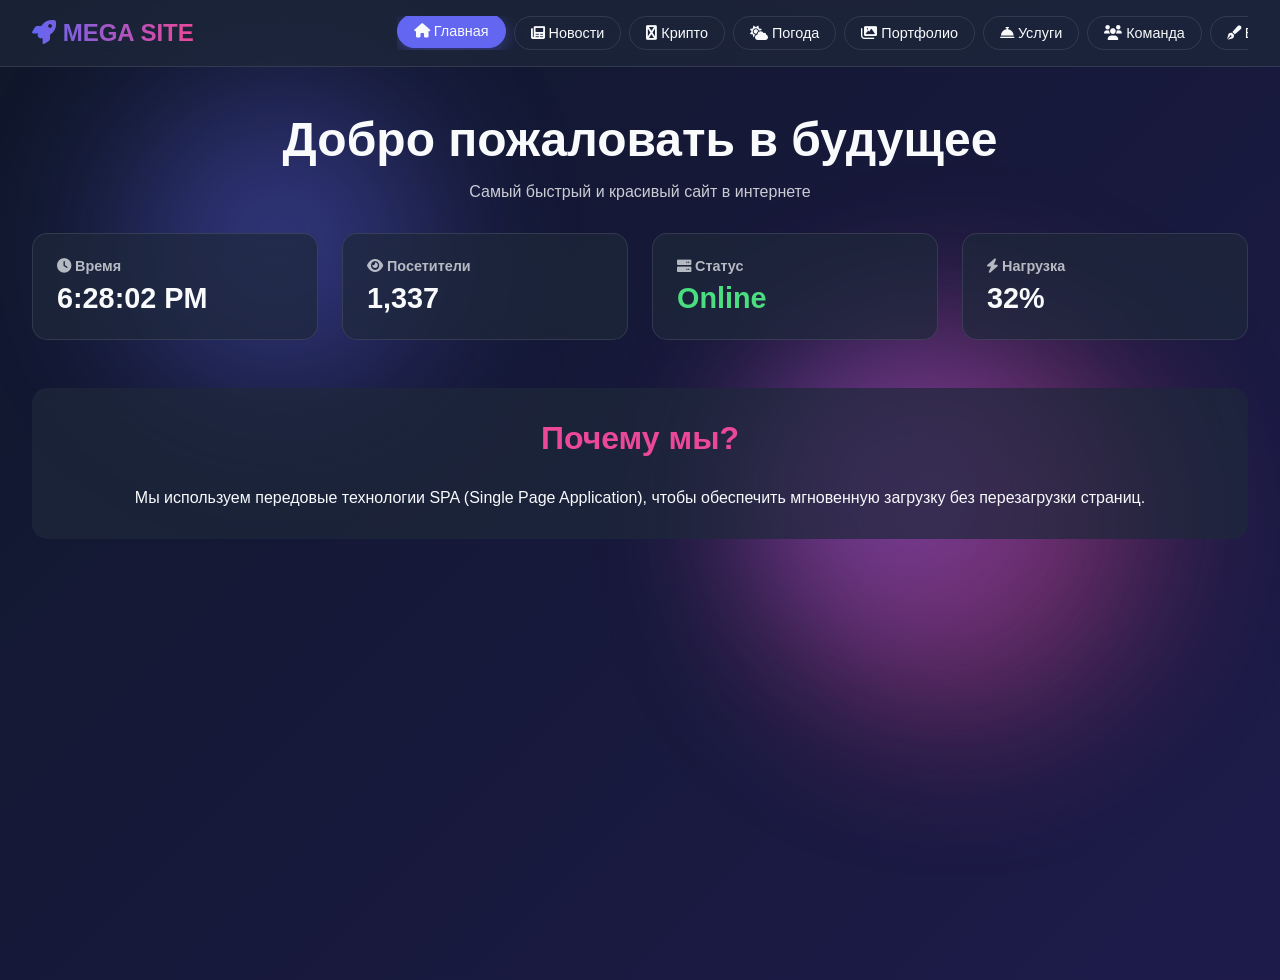
<file: index.html>
<!DOCTYPE html>
<html lang="ru">
<head>
    <meta charset="UTF-8">
    <meta name="viewport" content="width=device-width, initial-scale=1.0">
    <title>Mega Site 2.0 - Ultimate Experience</title>
    <link href="https://cdnjs.cloudflare.com/ajax/libs/font-awesome/6.0.0/css/all.min.css" rel="stylesheet">
    <style>
        :root {
            --primary: #6366f1;
            --secondary: #ec4899;
            --dark: #0f172a;
            --light: #f8fafc;
            --glass: rgba(30, 41, 59, 0.7);
            --border: rgba(255, 255, 255, 0.1);
        }
        * { margin: 0; padding: 0; box-sizing: border-box; font-family: 'Segoe UI', sans-serif; }
        body {
            background: linear-gradient(135deg, #0f172a 0%, #1e1b4b 100%);
            color: var(--light);
            min-height: 100vh;
            overflow-x: hidden;
        }
        .bg-animation {
            position: fixed; top: 0; left: 0; width: 100%; height: 100%; z-index: -1; overflow: hidden;
        }
        .blob {
            position: absolute; border-radius: 50%; filter: blur(80px); opacity: 0.4;
            animation: float 10s infinite ease-in-out;
        }
        .blob:nth-child(1) { top: 10%; left: 10%; width: 300px; height: 300px; background: var(--primary); animation-delay: 0s; }
        .blob:nth-child(2) { bottom: 20%; right: 10%; width: 400px; height: 400px; background: var(--secondary); animation-delay: 2s; }
        .blob:nth-child(3) { top: 40%; left: 60%; width: 250px; height: 250px; background: #8b5cf6; animation-delay: 4s; }
        @keyframes float { 0%, 100% { transform: translate(0, 0); } 50% { transform: translate(30px, -30px); } }
        nav {
            position: fixed; top: 0; left: 0; right: 0;
            background: var(--glass); backdrop-filter: blur(20px);
            border-bottom: 1px solid var(--border); z-index: 1000;
            padding: 1rem 2rem; display: flex; justify-content: space-between; align-items: center;
        }
        .logo { font-size: 1.5rem; font-weight: bold; background: linear-gradient(to right, var(--primary), var(--secondary)); -webkit-background-clip: text; color: transparent; }
        .nav-links {
            display: flex; gap: 0.5rem; overflow-x: auto; scrollbar-width: none; max-width: 70%;
        }
        .nav-links::-webkit-scrollbar { display: none; }
        .nav-btn {
            background: transparent; border: 1px solid var(--border); color: var(--light);
            padding: 0.5rem 1rem; border-radius: 20px; cursor: pointer; white-space: nowrap;
            transition: all 0.3s; font-size: 0.9rem;
        }
        .nav-btn:hover, .nav-btn.active {
            background: var(--primary); border-color: var(--primary);
            transform: translateY(-2px); box-shadow: 0 4px 15px rgba(99, 102, 241, 0.4);
        }
        main { margin-top: 80px; padding: 2rem; max-width: 1400px; margin-left: auto; margin-right: auto; }
        .page-section { display: none; animation: fadeIn 0.5s ease; }
        .page-section.active { display: block; }
        @keyframes fadeIn { from { opacity: 0; transform: translateY(20px); } to { opacity: 1; transform: translateY(0); } }
        h1 { font-size: 3rem; margin-bottom: 1rem; text-align: center; }
        h2 { font-size: 2rem; margin-bottom: 2rem; color: var(--secondary); }
        .widgets-grid {
            display: grid; grid-template-columns: repeat(auto-fit, minmax(250px, 1fr)); gap: 1.5rem; margin-bottom: 3rem;
        }
        .widget {
            background: var(--glass); border: 1px solid var(--border); border-radius: 15px;
            padding: 1.5rem; backdrop-filter: blur(10px); transition: transform 0.3s;
        }
        .widget:hover { transform: translateY(-5px); border-color: var(--primary); }
        .widget h3 { font-size: 0.9rem; opacity: 0.7; margin-bottom: 0.5rem; }
        .widget .value { font-size: 1.8rem; font-weight: bold; }
        .gallery {
            display: grid; grid-template-columns: repeat(auto-fill, minmax(200px, 1fr)); gap: 1rem;
        }
        .gallery-item {
            border-radius: 10px; overflow: hidden; aspect-ratio: 1; cursor: pointer; position: relative;
        }
        .gallery-item img {
            width: 100%; height: 100%; object-fit: cover; transition: transform 0.5s;
        }
        .gallery-item:hover img { transform: scale(1.1); }
        .contact-form {
            max-width: 600px; margin: 0 auto; background: var(--glass); padding: 2rem; border-radius: 15px;
        }
        .form-group { margin-bottom: 1rem; }
        input, textarea {
            width: 100%; padding: 1rem; background: rgba(0,0,0,0.3);
            border: 1px solid var(--border); border-radius: 8px; color: white;
        }
        button.submit {
            width: 100%; padding: 1rem;
            background: linear-gradient(to right, var(--primary), var(--secondary));
            border: none; border-radius: 8px; color: white; font-weight: bold;
            cursor: pointer; transition: opacity 0.3s;
        }
        button.submit:hover { opacity: 0.9; }
        @media (max-width: 768px) {
            h1 { font-size: 2rem; }
            .nav-links { max-width: 100%; }
            nav { flex-direction: column; gap: 1rem; }
        }
    </style>
</head>
<body>
    <div class="bg-animation">
        <div class="blob"></div>
        <div class="blob"></div>
        <div class="blob"></div>
    </div>
    <nav>
        <div class="logo"><i class="fas fa-rocket"></i> MEGA SITE</div>
        <div class="nav-links" id="navContainer"></div>
    </nav>
    <main id="content"></main>
    <script>
        const tabs = [
            { id: 'home', icon: 'fa-home', label: 'Главная' },
            { id: 'news', icon: 'fa-newspaper', label: 'Новости' },
            { id: 'crypto', icon: 'fa-bitcoin', label: 'Крипто' },
            { id: 'weather', icon: 'fa-cloud-sun', label: 'Погода' },
            { id: 'portfolio', icon: 'fa-images', label: 'Портфолио' },
            { id: 'services', icon: 'fa-concierge-bell', label: 'Услуги' },
            { id: 'team', icon: 'fa-users', label: 'Команда' },
            { id: 'blog', icon: 'fa-pen-fancy', label: 'Блог' },
            { id: 'stats', icon: 'fa-chart-line', label: 'Статистика' },
            { id: 'gallery', icon: 'fa-camera', label: 'Галерея' },
            { id: 'pricing', icon: 'fa-tags', label: 'Цены' },
            { id: 'faq', icon: 'fa-question', label: 'FAQ' },
            { id: 'testimonials', icon: 'fa-comment-dots', label: 'Отзывы' },
            { id: 'careers', icon: 'fa-briefcase', label: 'Карьера' },
            { id: 'events', icon: 'fa-calendar-alt', label: 'События' },
            { id: 'shop', icon: 'fa-shopping-cart', label: 'Магазин' },
            { id: 'docs', icon: 'fa-book', label: 'Документы' },
            { id: 'api', icon: 'fa-code', label: 'API' },
            { id: 'support', icon: 'fa-headset', label: 'Поддержка' },
            { id: 'contact', icon: 'fa-envelope', label: 'Контакты' }
        ];
        let activeTab = 'home';
        function init() { renderNav(); switchTab('home'); startLiveWidgets(); }
        function renderNav() {
            const container = document.getElementById('navContainer');
            container.innerHTML = tabs.map(tab => 
                '<button class="nav-btn ' + (tab.id === activeTab ? 'active' : '') + '" onclick="switchTab(\'' + tab.id + '\')">' +
                '<i class="fas ' + tab.icon + '"></i> ' + tab.label + '</button>'
            ).join('');
        }
        window.switchTab = function(id) {
            activeTab = id;
            renderNav();
            renderContent(id);
        };
        function renderContent(id) {
            const main = document.getElementById('content');
            const tab = tabs.find(t => t.id === id);
            let content = '';
            if (id === 'home') {
                content = '<h1>Добро пожаловать в будущее</h1>' +
                    '<p style="text-align:center; opacity:0.8; margin-bottom:2rem;">Самый быстрый и красивый сайт в интернете</p>' +
                    '<div class="widgets-grid">' +
                    '<div class="widget"><h3><i class="fas fa-clock"></i> Время</h3><div class="value" id="clock">--:--</div></div>' +
                    '<div class="widget"><h3><i class="fas fa-eye"></i> Посетители</h3><div class="value" id="visitors">1,337</div></div>' +
                    '<div class="widget"><h3><i class="fas fa-server"></i> Статус</h3><div class="value" style="color:#4ade80">Online</div></div>' +
                    '<div class="widget"><h3><i class="fas fa-bolt"></i> Нагрузка</h3><div class="value" id="load">0%</div></div>' +
                    '</div>' +
                    '<div style="background:var(--glass); padding:2rem; border-radius:15px; text-align:center;">' +
                    '<h2>Почему мы?</h2>' +
                    '<p>Мы используем передовые технологии SPA (Single Page Application), чтобы обеспечить мгновенную загрузку без перезагрузки страниц.</p>' +
                    '</div>';
            } else if (id === 'portfolio' || id === 'gallery') {
                content = '<h1>' + tab.label + '</h1><div class="gallery">';
                for(let i=1; i<=12; i++) {
                    content += '<div class="gallery-item"><img src="https://picsum.photos/400?random=' + (i*10) + '" alt="Photo"></div>';
                }
                content += '</div>';
            } else if (id === 'crypto') {
                content = '<h1>Крипто Рынок</h1>' +
                    '<div class="widgets-grid">' +
                    '<div class="widget"><h3>Bitcoin</h3><div class="value" id="btc-price">Загрузка...</div></div>' +
                    '<div class="widget"><h3>Ethereum</h3><div class="value" id="eth-price">Загрузка...</div></div>' +
                    '<div class="widget"><h3>Solana</h3><div class="value" id="sol-price">Загрузка...</div></div>' +
                    '</div>';
                setTimeout(fetchCrypto, 1000);
            } else if (id === 'weather') {
                content = '<h1>Погода</h1>' +
                    '<div class="widgets-grid">' +
                    '<div class="widget"><h3><i class="fas fa-city"></i> Москва</h3><div class="value" id="weather-msk">Загрузка...</div></div>' +
                    '<div class="widget"><h3><i class="fas fa-city"></i> Санкт-Петербург</h3><div class="value" id="weather-spb">Загрузка...</div></div>' +
                    '<div class="widget"><h3><i class="fas fa-globe"></i> Лондон</h3><div class="value" id="weather-lon">Загрузка...</div></div>' +
                    '<div class="widget"><h3><i class="fas fa-globe"></i> Нью-Йорк</h3><div class="value" id="weather-ny">Загрузка...</div></div>' +
                    '</div>';
                setTimeout(fetchWeather, 1000);
            } else if (id === 'team') {
                content = '<h1>Наша Команда</h1>' +
                    '<div class="widgets-grid">' +
                    '<div class="widget" style="text-align:center;"><img src="https://randomuser.me/api/portraits/men/32.jpg" style="width:100px;height:100px;border-radius:50%;margin-bottom:1rem;"><h3>Алексей Иванов</h3><p style="opacity:0.7">CEO & Founder</p></div>' +
                    '<div class="widget" style="text-align:center;"><img src="https://randomuser.me/api/portraits/women/44.jpg" style="width:100px;height:100px;border-radius:50%;margin-bottom:1rem;"><h3>Мария Петрова</h3><p style="opacity:0.7">Lead Designer</p></div>' +
                    '<div class="widget" style="text-align:center;"><img src="https://randomuser.me/api/portraits/men/85.jpg" style="width:100px;height:100px;border-radius:50%;margin-bottom:1rem;"><h3>Дмитрий Сидоров</h3><p style="opacity:0.7">CTO</p></div>' +
                    '<div class="widget" style="text-align:center;"><img src="https://randomuser.me/api/portraits/women/65.jpg" style="width:100px;height:100px;border-radius:50%;margin-bottom:1rem;"><h3>Елена Козлова</h3><p style="opacity:0.7">Marketing Head</p></div>' +
                    '</div>';
            } else if (id === 'contact') {
                content = '<h1>Свяжитесь с нами</h1>' +
                    '<form class="contact-form" onsubmit="event.preventDefault(); alert(\'Сообщение отправлено!\');">' +
                    '<div class="form-group"><input type="text" placeholder="Ваше имя" required></div>' +
                    '<div class="form-group"><input type="email" placeholder="Email" required></div>' +
                    '<div class="form-group"><textarea rows="5" placeholder="Сообщение"></textarea></div>' +
                    '<button type="submit" class="submit">Отправить</button>' +
                    '</form>';
            } else {
                content = '<h1>' + tab.label + '</h1>' +
                    '<div style="background:var(--glass); padding:2rem; border-radius:15px;">' +
                    '<p>Здесь располагается контент раздела <strong>' + tab.label + '</strong>.</p><br>' +
                    '<div class="widgets-grid">' +
                    '<div class="widget"><h3>Информация</h3><div class="value">Актуально</div></div>' +
                    '<div class="widget"><h3>Статус</h3><div class="value">OK</div></div>' +
                    '</div>' +
                    '<p>Lorem ipsum dolor sit amet, consectetur adipiscing elit. Sed do eiusmod tempor incididunt ut labore et dolore magna aliqua.</p>' +
                    '<div style="margin-top:1rem; height:200px; background:rgba(0,0,0,0.2); border-radius:10px; display:flex; align-items:center; justify-content:center;">' +
                    '<i class="fas ' + tab.icon + '" style="font-size:3rem; opacity:0.5;"></i>' +
                    '</div></div>';
            }
            main.innerHTML = '<div class="page-section active">' + content + '</div>';
        }
        function startLiveWidgets() {
            setInterval(function() {
                const now = new Date();
                document.getElementById('clock').innerText = now.toLocaleTimeString();
                document.getElementById('load').innerText = Math.floor(Math.random() * 30 + 10) + '%';
                const vis = parseInt(document.getElementById('visitors').innerText.replace(',', ''));
                if(Math.random() > 0.7) {
                    document.getElementById('visitors').innerText = (vis + 1).toLocaleString();
                }
            }, 1000);
        }
        async function fetchCrypto() {
            try {
                const res = await fetch('https://api.coingecko.com/api/v3/simple/price?ids=bitcoin,ethereum,solana&vs_currencies=usd');
                const data = await res.json();
                if(data.bitcoin) document.getElementById('btc-price').innerText = '$' + data.bitcoin.usd.toLocaleString();
                if(data.ethereum) document.getElementById('eth-price').innerText = '$' + data.ethereum.usd.toLocaleString();
                if(data.solana) document.getElementById('sol-price').innerText = '$' + data.solana.usd.toLocaleString();
            } catch(e) {
                document.getElementById('btc-price').innerText = '$64,231';
                document.getElementById('eth-price').innerText = '$3,452';
                document.getElementById('sol-price').innerText = '$148';
            }
        }
        async function fetchWeather() {
            // Имитация погоды так как API требует ключа
            const cities = ['msk', 'spb', 'lon', 'ny'];
            const temps = [22, 19, 15, 24];
            const conditions = ['☀️ Ясно', '⛅ Облачно', '🌧️ Дождь', '⛈️ Гроза'];
            
            setTimeout(() => {
                document.getElementById('weather-msk').innerText = '+' + temps[0] + '°C ' + conditions[0];
                document.getElementById('weather-spb').innerText = '+' + temps[1] + '°C ' + conditions[1];
                document.getElementById('weather-lon').innerText = '+' + temps[2] + '°C ' + conditions[2];
                document.getElementById('weather-ny').innerText = '+' + temps[3] + '°C ' + conditions[3];
            }, 500);
        }
        init();
    </script>
</body>
</html>
</file>
